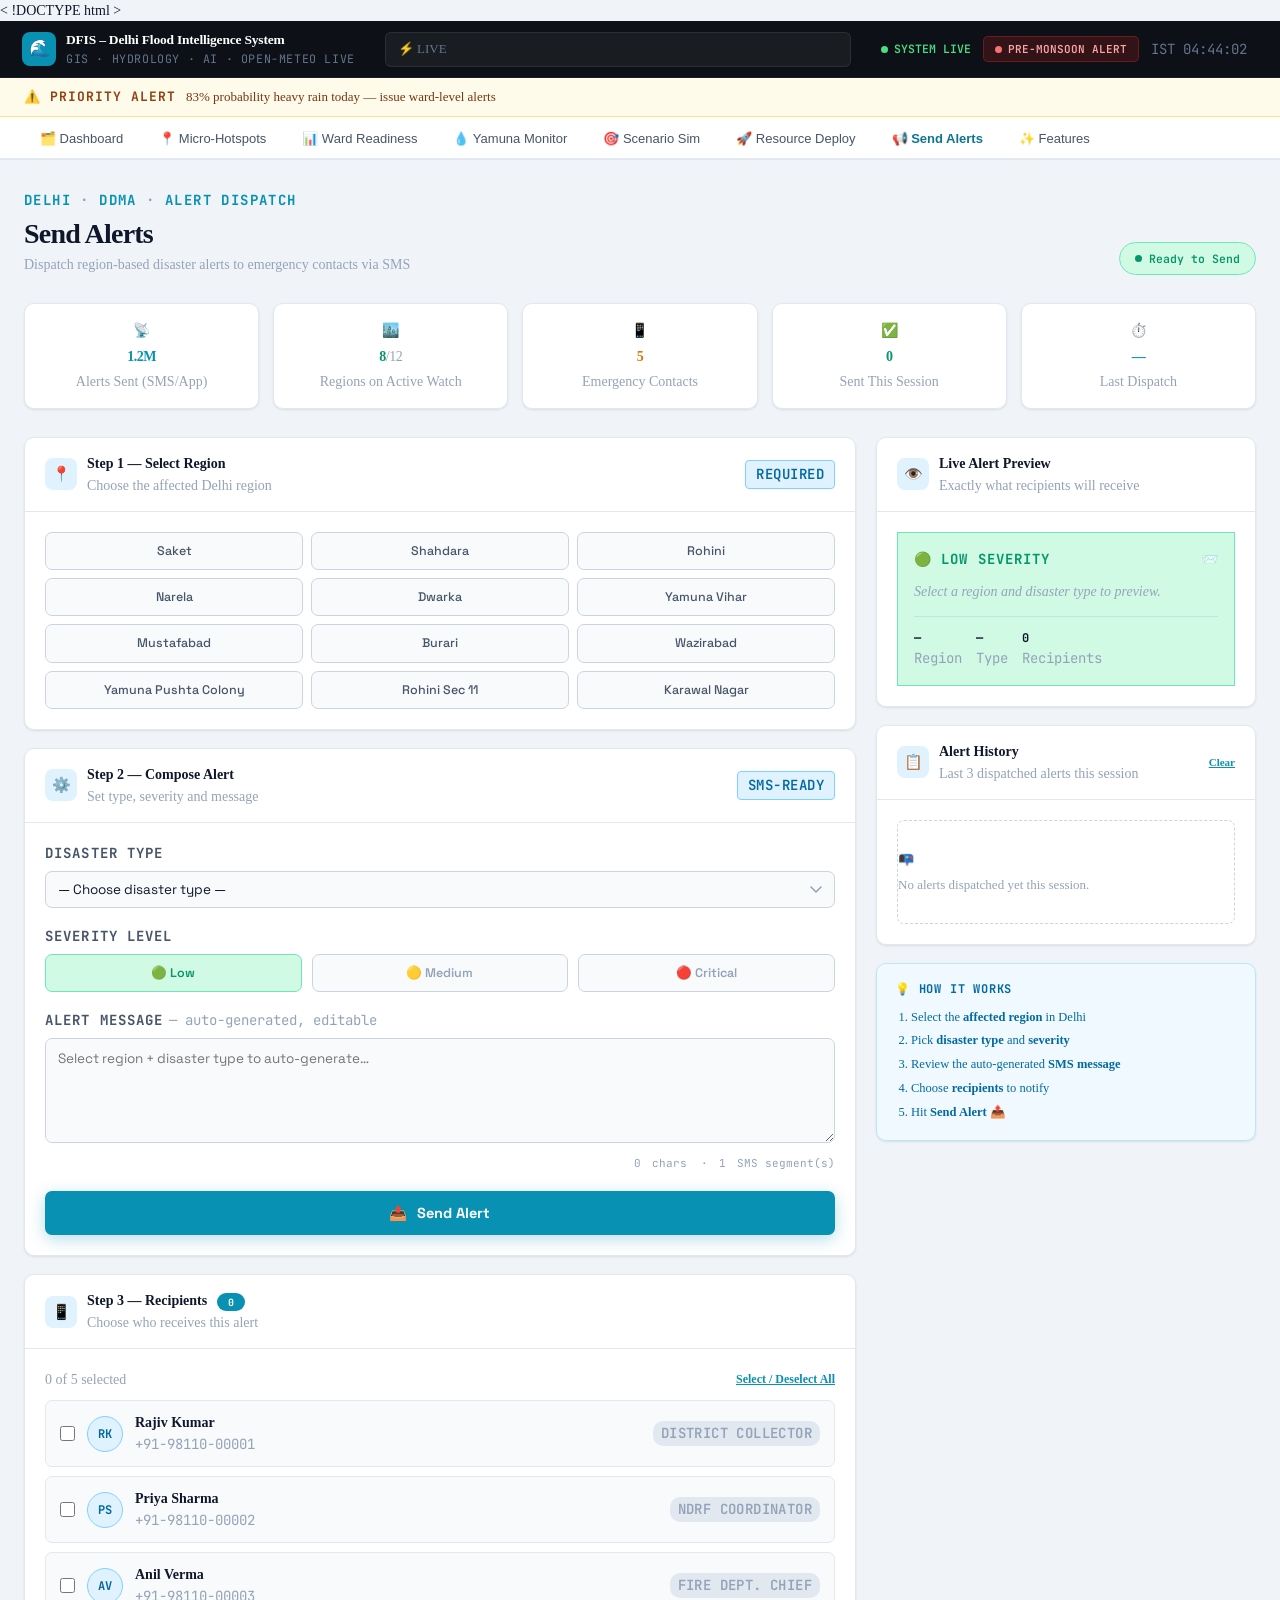
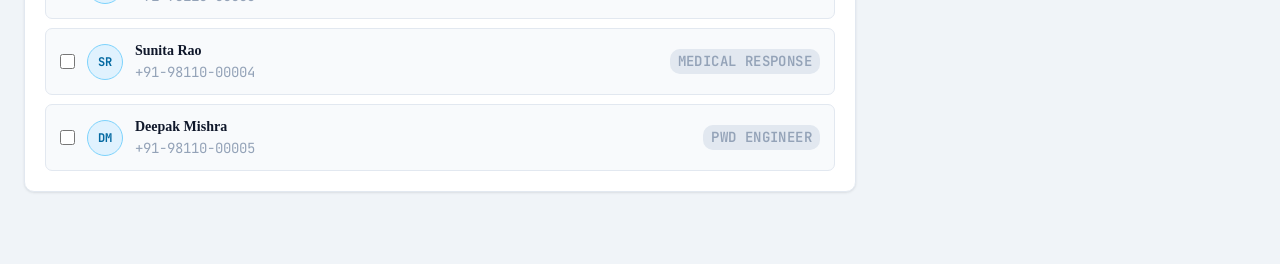
<file: send-alerts.html>
< !DOCTYPE html >
    <html lang="en">
        <head>
            <meta charset="UTF-8" />
            <meta name="viewport" content="width=device-width,initial-scale=1.0" />
            <title>DFIS – Send Alerts</title>
            <link href="https://fonts.googleapis.com/css2?family=Space+Grotesk:wght@400;500;600;700&family=JetBrains+Mono:wght@400;500;600&display=swap" rel="stylesheet" />
            <style>
/* =====================================================
                DFIS DESIGN TOKENS — matches your existing UI exactly
                ===================================================== */
                :root {
                    --bg:           #f0f4f8;
                --surface:      #ffffff;
                --surface-alt:  #f8fafc;
                --border:       #e2e8f0;
                --border-med:   #cbd5e1;
                --nav-bg:       #0d1117;
                --text-1:       #0f172a;
                --text-2:       #475569;
                --text-3:       #94a3b8;
                --teal:         #0891b2;
                --teal-dark:    #0e7490;
                --teal-bg:      #e0f2fe;
                --teal-border:  #7dd3fc;

                --low:          #059669;
                --low-bg:       #d1fae5;
                --low-border:   #6ee7b7;
                --med:          #d97706;
                --med-bg:       #fef3c7;
                --med-border:   #fcd34d;
                --crit:         #dc2626;
                --crit-bg:      #fee2e2;
                --crit-border:  #fca5a5;

                --radius:       10px;
                --radius-sm:    7px;
                --shadow-sm:    0 1px 3px rgba(15,23,42,.07), 0 1px 2px rgba(15,23,42,.04);
                --shadow:       0 4px 16px rgba(15,23,42,.09);
                --shadow-lg:    0 10px 40px rgba(15,23,42,.14);
}

                *, *::before, *::after {box - sizing: border-box; margin: 0; padding: 0; }
                html, body {height: 100%; }
                body {
                    font - family: 'Space Grotesk', sans-serif;
                background: var(--bg);
                color: var(--text-1);
                font-size: 14px;
                line-height: 1.5;
}

                /* =====================================================
                   TOPBAR — exact clone of your DFIS header
                   ===================================================== */
                .topbar {
                    background: var(--nav-bg);
                height: 56px;
                display: flex;
                align-items: center;
                padding: 0 22px;
                gap: 14px;
                position: sticky;
                top: 0;
                z-index: 200;
                border-bottom: 1px solid rgba(255,255,255,.06);
}
                .tb-logo {
                    display: flex; align-items: center; gap: 10px;
}
                .tb-logo-icon {
                    width: 34px; height: 34px;
                background: var(--teal);
                border-radius: 8px;
                display: flex; align-items: center; justify-content: center;
                font-size: 17px;
}
                .tb-logo-text strong {
                    display: block; font-size: 13.5px; font-weight: 700;
                color: #fff; letter-spacing: -0.2px;
}
                .tb-logo-text small {
                    font - size: 10px; color: #64748b;
                font-family: 'JetBrains Mono', monospace;
                letter-spacing: 0.6px;
}
                .tb-search {
                    flex: 1; max-width: 440px; margin: 0 16px;
                background: rgba(255,255,255,.05);
                border: 1px solid rgba(255,255,255,.08);
                border-radius: 6px; height: 33px;
                display: flex; align-items: center; gap: 8px;
                padding: 0 12px; color: #64748b; font-size: 13px;
}
                .tb-right {
                    margin - left: auto;
                display: flex; align-items: center; gap: 12px;
}
                .tb-badge {
                    display: flex; align-items: center; gap: 6px;
                font-size: 11.5px; font-weight: 600;
                font-family: 'JetBrains Mono', monospace;
}
                .tb-badge .dot {
                    width: 7px; height: 7px; border-radius: 50%;
                animation: pulse 1.8s ease-in-out infinite;
}
                .tb-badge.live {color: #4ade80; }
                .tb-badge.live .dot {background: #4ade80; }
                .tb-alert-pill {
                    display: flex; align-items: center; gap: 6px;
                background: rgba(220,38,38,.18);
                border: 1px solid rgba(220,38,38,.35);
                padding: 4px 11px; border-radius: 5px;
                font-size: 11px; font-weight: 600;
                font-family: 'JetBrains Mono', monospace;
                color: #fca5a5;
}
                .tb-alert-pill .dot {background: #f87171; }
                .tb-time {
                    font - size: 11.5px; font-family: 'JetBrains Mono', monospace;
                color: #64748b;
}
                @keyframes pulse {0 %, 100 % { opacity: 1 }50%{opacity:.35} }

                /* =====================================================
                   PRIORITY BANNER
                   ===================================================== */
                .priority-banner {
                    background: #fffbeb;
                border-bottom: 1px solid #fde68a;
                padding: 9px 24px;
                display: flex; align-items: center; gap: 10px;
                font-size: 13px;
}
                .priority-banner .label {
                    font - size: 10.5px; font-weight: 700;
                font-family: 'JetBrains Mono', monospace;
                text-transform: uppercase; letter-spacing: 1px;
                color: #92400e;
}
                .priority-banner span {color: #78350f; }

                /* =====================================================
                   NAV TABS — exact match to your nav
                   ===================================================== */
                .nav-tabs {
                    background: #fff;
                border-bottom: 2px solid var(--border);
                display: flex; padding: 0 22px; gap: 0;
                overflow-x: auto;
}
                .nav-tabs::-webkit-scrollbar {display: none; }
                .nav-tab {
                    display: flex; align-items: center; gap: 6px;
                padding: 14px 18px 12px;
                font-size: 13px; font-weight: 500;
                color: var(--text-2);
                border: none; background: none;
                border-bottom: 2.5px solid transparent;
                margin-bottom: -2px;
                white-space: nowrap; cursor: pointer;
                transition: color .18s, border-color .18s;
}
                .nav-tab:hover {color: var(--text-1); }
                .nav-tab.active {
                    color: var(--teal-dark);
                border-bottom-color: var(--teal);
                font-weight: 700;
}

                /* =====================================================
                   PAGE WRAPPER
                   ===================================================== */
                .page {
                    max - width: 1320px;
                margin: 0 auto;
                padding: 30px 24px 72px;
}

                /* =====================================================
                   PAGE HEADER
                   ===================================================== */
                .page-breadcrumb {
                    font - size: 11px; font-weight: 700;
                font-family: 'JetBrains Mono', monospace;
                text-transform: uppercase; letter-spacing: 1.4px;
                color: var(--teal); margin-bottom: 8px;
}
                .page-breadcrumb .sep {color: var(--text-3); }
                .page-header-row {
                    display: flex; align-items: flex-end;
                justify-content: space-between;
                flex-wrap: wrap; gap: 14px;
                margin-bottom: 28px;
}
                .page-title {
                    font - size: 33px; font-weight: 700;
                letter-spacing: -0.8px; color: var(--text-1);
                margin-bottom: 5px; line-height: 1.1;
}
                .page-sub {font - size: 13px; color: var(--text-3); }

                /* Status pill */
                .status-pill {
                    display: inline-flex; align-items: center; gap: 7px;
                padding: 7px 15px; border-radius: 20px;
                font-size: 11.5px; font-weight: 600;
                font-family: 'JetBrains Mono', monospace;
                border: 1px solid; transition: all .25s;
                white-space: nowrap;
}
                .status-pill .sdot {
                    width: 7px; height: 7px; border-radius: 50%;
                background: currentColor;
}
                .sdot-blink {animation: pulse 1.5s ease-in-out infinite; }
                .pill-ready   {background: var(--low-bg);  border-color: var(--low-border); color: var(--low); }
                .pill-sending {background: var(--teal-bg); border-color: var(--teal-border); color: #0369a1; }
                .pill-sent    {background: var(--low-bg);  border-color: var(--low-border); color: var(--low); }
                .pill-error   {background: var(--crit-bg); border-color: var(--crit-border); color: var(--crit); }

                /* =====================================================
                   STAT CARDS ROW — cloned from Resource Deploy cards
                   ===================================================== */
                .stats-row {
                    display: grid;
                grid-template-columns: repeat(5, 1fr);
                gap: 14px; margin-bottom: 28px;
}
                @media(max-width:1100px){ .stats - row{grid - template - columns: repeat(3,1fr); } }
                @media(max-width:680px) { .stats - row{grid - template - columns: repeat(2,1fr); } }

                .stat-card {
                    background: var(--surface);
                border: 1px solid var(--border);
                border-radius: var(--radius);
                padding: 20px 16px 16px;
                text-align: center;
                box-shadow: var(--shadow-sm);
                transition: box-shadow .2s, transform .15s;
}
                .stat-card:hover {
                    box - shadow: var(--shadow);
                transform: translateY(-2px);
}
                .stat-icon {font - size: 30px; line-height: 1; margin-bottom: 8px; }
                .stat-num {
                    font - size: 24px; font-weight: 700;
                letter-spacing: -0.5px;
}
                .stat-num .denom {font - size: 16px; font-weight: 500; color: var(--text-3); }
                .stat-num.c-green  {color: var(--low); }
                .stat-num.c-orange {color: var(--med); }
                .stat-num.c-red    {color: var(--crit); }
                .stat-num.c-teal   {color: var(--teal); }
                .stat-label {font - size: 11.5px; color: var(--text-3); margin-top: 5px; line-height: 1.4; }

                /* =====================================================
                   MAIN GRID
                   ===================================================== */
                .main-grid {
                    display: grid;
                grid-template-columns: 1fr 380px;
                gap: 20px; align-items: start;
}
                @media(max-width:1060px) { .main - grid {grid - template - columns: 1fr; } }
                .col {display: flex; flex-direction: column; gap: 18px; }

                /* =====================================================
                   CARD — same card pattern as your dashboard
                   ===================================================== */
                .card {
                    background: var(--surface);
                border: 1px solid var(--border);
                border-radius: var(--radius);
                box-shadow: var(--shadow-sm);
                overflow: hidden;
}
                .card-head {
                    padding: 15px 20px;
                border-bottom: 1px solid var(--border);
                display: flex; align-items: center;
                justify-content: space-between; gap: 10px;
}
                .card-head-left {display: flex; align-items: center; gap: 10px; }
                .card-head-icon {
                    width: 32px; height: 32px;
                background: var(--teal-bg);
                border-radius: 8px;
                display: flex; align-items: center;
                justify-content: center; font-size: 15px;
                flex-shrink: 0;
}
                .card-head-icon.icon-warn {background: var(--crit-bg); }
                .card-title {font - size: 14px; font-weight: 700; color: var(--text-1); }
                .card-sub   {font - size: 11.5px; color: var(--text-3); margin-top: 1px; }
                .card-tag {
                    font - size: 10px; font-weight: 600;
                font-family: 'JetBrains Mono', monospace;
                padding: 3px 10px; border-radius: 4px;
                text-transform: uppercase; letter-spacing: 0.5px;
                background: var(--teal-bg); color: #0369a1;
                border: 1px solid var(--teal-border);
}
                .card-body {padding: 20px; }

                /* =====================================================
                   FORM
                   ===================================================== */
                .form-row {display: grid; grid-template-columns:1fr 1fr; gap:16px; }
                @media(max-width:560px){ .form - row {grid - template - columns:1fr; } }

                .form-group {display:flex; flex-direction:column; gap:7px; margin-bottom:18px; }
                .form-group:last-child {margin - bottom:0; }

                .f-label {
                    font - size: 11px; font-weight: 700;
                text-transform: uppercase; letter-spacing: 1.1px;
                color: var(--text-2);
                font-family: 'JetBrains Mono', monospace;
                display: flex; align-items: center; gap: 6px;
}
                .f-label-note {
                    font - size: 10px; text-transform: none;
                letter-spacing: 0; font-weight: 400;
                color: var(--text-3);
}

                .f-select, .f-textarea {
                    width: 100%;
                background: var(--surface-alt);
                border: 1px solid var(--border-med);
                border-radius: var(--radius-sm);
                color: var(--text-1);
                font-family: 'Space Grotesk', sans-serif;
                font-size: 13.5px; padding: 9px 12px;
                outline: none;
                transition: border-color .2s, box-shadow .2s, background .15s;
}
                .f-select {
                    appearance:none; -webkit-appearance:none;
                background-image: url("data:image/svg+xml,%3Csvg xmlns='http://www.w3.org/2000/svg' width='12' height='7' fill='none'%3E%3Cpath d='M1 1l5 5 5-5' stroke='%2394a3b8' stroke-width='1.5' stroke-linecap='round' stroke-linejoin='round'/%3E%3C/svg%3E");
                background-repeat: no-repeat;
                background-position: right 12px center;
                padding-right: 34px; cursor: pointer;
}
                .f-select option {background: #fff; }
                .f-textarea {resize: vertical; min-height: 105px; line-height: 1.7; }
                .f-select:focus, .f-textarea:focus {
                    border - color: var(--teal);
                background: #fff;
                box-shadow: 0 0 0 3px rgba(8,145,178,.12);
}

                /* Region cards grid */
                .region-grid {
                    display: grid;
                grid-template-columns: repeat(3, 1fr);
                gap: 8px;
}
                @media(max-width:560px){ .region - grid {grid - template - columns: repeat(2,1fr); } }

                .region-btn {
                    padding: 10px 8px;
                border: 1.5px solid var(--border-med);
                border-radius: var(--radius-sm);
                background: var(--surface-alt);
                color: var(--text-2);
                font-family: 'Space Grotesk', sans-serif;
                font-size: 12.5px; font-weight: 500;
                cursor: pointer; text-align: center;
                transition: all .18s; line-height: 1.3;
}
                .region-btn:hover {border - color: var(--teal); color: var(--text-1); background: var(--teal-bg); }
                .region-btn.active {
                    border - color: var(--teal); background: var(--teal-bg);
                color: var(--teal-dark); font-weight: 700;
                box-shadow: 0 0 0 2px rgba(8,145,178,.15);
}

                /* Severity row */
                .sev-row {display: grid; grid-template-columns: 1fr 1fr 1fr; gap: 10px; }
                .sev-btn {
                    padding: 10px 6px;
                border: 1.5px solid var(--border-med);
                border-radius: var(--radius-sm);
                background: var(--surface-alt);
                color: var(--text-3);
                font-family: 'Space Grotesk', sans-serif;
                font-size: 12.5px; font-weight: 600;
                cursor: pointer; text-align: center;
                transition: all .18s;
}
                .sev-btn:hover {border - color: var(--text-3); color: var(--text-1); background: #fff; }
                .sev-btn.sev-low  {background: var(--low-bg);  border-color: var(--low-border);  color: var(--low); }
                .sev-btn.sev-med  {background: var(--med-bg);  border-color: var(--med-border);  color: var(--med); }
                .sev-btn.sev-crit {background: var(--crit-bg); border-color: var(--crit-border); color: var(--crit); }

                /* Char count */
                .char-row {
                    display: flex; justify-content: flex-end;
                margin-top: 5px; gap: 4px;
                font-size: 11px; color: var(--text-3);
                font-family: 'JetBrains Mono', monospace;
}

                /* =====================================================
                   PHONE CONTACTS
                   ===================================================== */
                .contacts-toolbar {
                    display: flex; justify-content: space-between;
                align-items: center; margin-bottom: 10px;
}
                .contacts-info {font - size: 12px; color: var(--text-3); }
                .link-btn {
                    background: none; border: none;
                color: var(--teal); font-size: 12px; font-weight: 600;
                cursor: pointer; text-decoration: underline;
                font-family: inherit; padding: 0;
}
                .contacts-list {display: flex; flex-direction: column; gap: 9px; }

                .contact-item {
                    display: flex; align-items: center; gap: 12px;
                padding: 11px 14px;
                border: 1.5px solid var(--border);
                border-radius: var(--radius-sm);
                background: var(--surface-alt);
                cursor: pointer;
                transition: border-color .18s, background .18s, box-shadow .18s;
                user-select: none;
}
                .contact-item:hover  {border - color: var(--teal); background: var(--teal-bg); }
                .contact-item.picked {border - color: var(--teal); background: var(--teal-bg); box-shadow: 0 0 0 2.5px rgba(8,145,178,.12); }
                .contact-item input[type=checkbox] {
                    width: 15px; height: 15px;
                accent-color: var(--teal); cursor: pointer; flex-shrink: 0;
}
                .c-avatar {
                    width: 34px; height: 34px; border-radius: 50%;
                background: var(--teal-bg); border: 1.5px solid var(--teal-border);
                display: flex; align-items: center; justify-content: center;
                font-size: 12px; font-weight: 700; flex-shrink: 0;
                color: #0369a1; font-family: 'JetBrains Mono', monospace;
}
                .c-info {flex: 1; min-width: 0; }
                .c-name {font - size: 13px; font-weight: 600; color: var(--text-1); }
                .c-num  {font - size: 11px; color: var(--text-3); font-family: 'JetBrains Mono', monospace; margin-top: 1px; }
                .c-role {
                    font - size: 10px; font-weight: 600;
                font-family: 'JetBrains Mono', monospace;
                padding: 2px 8px; border-radius: 10px;
                background: var(--border); color: var(--text-3);
                text-transform: uppercase; letter-spacing: 0.4px;
                white-space: nowrap; flex-shrink: 0;
}
                .contact-item.picked .c-role {background: #bae6fd; color: #0369a1; }

                /* badge on title */
                .count-badge {
                    display: inline-flex; align-items: center; justify-content: center;
                min-width: 18px; height: 18px; border-radius: 9px;
                background: var(--teal); color: #fff;
                font-size: 10px; font-weight: 700; padding: 0 5px;
                font-family: 'JetBrains Mono', monospace;
                margin-left: 6px; vertical-align: middle;
                transition: background .2s;
}

                /* =====================================================
                   SEND BUTTON
                   ===================================================== */
                .send-btn {
                    width: 100%; padding: 13px 20px;
                border: none; border-radius: var(--radius-sm);
                background: var(--teal); color: #fff;
                font-family: 'Space Grotesk', sans-serif;
                font-size: 14.5px; font-weight: 700;
                cursor: pointer;
                display: flex; align-items: center; justify-content: center; gap: 9px;
                transition: background .18s, transform .12s, box-shadow .18s, opacity .18s;
                box-shadow: 0 4px 16px rgba(8,145,178,.30);
                margin-top: 20px; letter-spacing: 0.1px;
}
                .send-btn:hover:not(:disabled)  {background: var(--teal-dark); transform: translateY(-1px); box-shadow: 0 6px 22px rgba(8,145,178,.40); }
                .send-btn:active:not(:disabled) {transform: none; }
                .send-btn:disabled {opacity: .5; cursor: not-allowed; transform: none; }
                .send-btn.btn-med  {background: var(--med);  box-shadow: 0 4px 16px rgba(217,119,6,.28); }
                .send-btn.btn-med:hover:not(:disabled)  {background: #b45309; }
                .send-btn.btn-crit {background: var(--crit); box-shadow: 0 4px 16px rgba(220,38,38,.28); }
                .send-btn.btn-crit:hover:not(:disabled) {background: #b91c1c; }

                /* =====================================================
                   PREVIEW
                   ===================================================== */
                .preview-box {
                    border - radius: var(--radius-sm);
                padding: 16px; border: 1.5px solid;
                transition: all .25s;
}
                .preview-box.p-low  {background: var(--low-bg);  border-color: var(--low-border); }
                .preview-box.p-med  {background: var(--med-bg);  border-color: var(--med-border); }
                .preview-box.p-crit {background: var(--crit-bg); border-color: var(--crit-border); }

                .preview-top {
                    display: flex; justify-content: space-between;
                align-items: center; margin-bottom: 10px;
}
                .preview-sev-label {
                    font - size: 10px; font-weight: 700;
                text-transform: uppercase; letter-spacing: 1.1px;
                font-family: 'JetBrains Mono', monospace;
}
                .preview-box.p-low  .preview-sev-label {color: var(--low); }
                .preview-box.p-med  .preview-sev-label {color: var(--med); }
                .preview-box.p-crit .preview-sev-label {color: var(--crit); }

                .preview-msg {font - size: 13px; line-height: 1.7; color: var(--text-1); word-break: break-word; }
                .preview-footer {
                    display: flex; gap: 14px; flex-wrap: wrap;
                margin-top: 12px; padding-top: 12px;
                border-top: 1px solid rgba(15,23,42,.08);
}
                .pf-item {font - size: 11px; font-family: 'JetBrains Mono', monospace; color: var(--text-3); }
                .pf-item strong {display: block; color: var(--text-1); font-size: 12px; margin-bottom: 1px; }

                /* =====================================================
                   HISTORY
                   ===================================================== */
                .history-list {display: flex; flex-direction: column; gap: 10px; }
                .history-item {
                    display: flex; gap: 12px; padding: 12px 14px;
                border: 1px solid var(--border);
                border-radius: var(--radius-sm);
                background: var(--surface-alt);
                transition: border-color .18s, background .18s;
}
                .history-item:hover {border - color: var(--border-med); background: #fff; }
                .h-icon {
                    width: 34px; height: 34px; border-radius: 8px;
                display: flex; align-items: center; justify-content: center;
                font-size: 16px; flex-shrink: 0;
}
                .h-icon.i-low  {background: var(--low-bg); }
                .h-icon.i-med  {background: var(--med-bg); }
                .h-icon.i-crit {background: var(--crit-bg); }
                .h-body {flex: 1; min-width: 0; }
                .h-top {display: flex; justify-content: space-between; align-items: flex-start; gap: 8px; }
                .h-title {font - size: 13px; font-weight: 600; color: var(--text-1); }
                .h-time  {font - size: 10px; color: var(--text-3); font-family: 'JetBrains Mono', monospace; white-space: nowrap; flex-shrink: 0; }
                .h-msg   {font - size: 12px; color: var(--text-3); margin-top: 3px; overflow: hidden; text-overflow: ellipsis; white-space: nowrap; }
                .h-tags  {display: flex; gap: 5px; margin-top: 7px; flex-wrap: wrap; }
                .htag {
                    font - size: 10px; font-weight: 600;
                font-family: 'JetBrains Mono', monospace;
                padding: 2px 7px; border-radius: 10px;
                text-transform: uppercase; letter-spacing: 0.4px;
}
                .htag.t-low  {background: var(--low-bg);  color: var(--low);  border: 1px solid var(--low-border); }
                .htag.t-med  {background: var(--med-bg);  color: var(--med);  border: 1px solid var(--med-border); }
                .htag.t-crit {background: var(--crit-bg); color: var(--crit); border: 1px solid var(--crit-border); }
                .htag.t-info {background: var(--teal-bg); color: #0369a1;     border: 1px solid var(--teal-border); }
                .history-empty {
                    text - align: center; padding: 28px 0;
                border: 1px dashed var(--border-med);
                border-radius: var(--radius-sm);
                color: var(--text-3); font-size: 13px;
}
                .history-empty .ei {font - size: 26px; display: block; margin-bottom: 7px; }

                /* =====================================================
                   TOAST
                   ===================================================== */
                #toast {
                    position: fixed; bottom: 22px; right: 22px;
                padding: 12px 18px; border-radius: var(--radius-sm);
                font-size: 13px; font-weight: 600;
                display: flex; align-items: center; gap: 9px;
                box-shadow: var(--shadow-lg);
                transform: translateY(16px); opacity: 0;
                transition: all .3s cubic-bezier(.34,1.56,.64,1);
                pointer-events: none; z-index: 9999;
                max-width: 340px; border: 1px solid;
}
                #toast.show {transform: translateY(0); opacity: 1; }
                #toast.ok  {background: #fff; border-color: var(--low-border);  color: var(--low); }
                #toast.err {background: #fff; border-color: var(--crit-border); color: var(--crit); }

                @media(max-width:600px) {
  .page {padding: 18px 14px 52px; }
                .page-title {font - size: 25px; }
                .tb-logo-text, .tb-search {display: none; }
}
            </style>
        </head>
        <body>

            <!-- ==================== TOPBAR ==================== -->
            <div class="topbar">
                <div class="tb-logo">
                    <div class="tb-logo-icon">🌊</div>
                    <div class="tb-logo-text">
                        <strong>DFIS – Delhi Flood Intelligence System</strong>
                        <small>GIS · HYDROLOGY · AI · OPEN-METEO LIVE</small>
                    </div>
                </div>
                <div class="tb-search">⚡ LIVE</div>
                <div class="tb-right">
                    <div class="tb-badge live"><span class="dot"></span> SYSTEM LIVE</div>
                    <div class="tb-alert-pill tb-badge"><span class="dot"></span> PRE-MONSOON ALERT</div>
                    <div class="tb-time" id="clock">IST 00:00:00</div>
                </div>
            </div>

            <!-- ==================== PRIORITY BANNER ==================== -->
            <div class="priority-banner">
                ⚠️ <span class="label">Priority Alert</span>
                <span>83% probability heavy rain today — issue ward-level alerts</span>
            </div>

            <!-- ==================== NAV TABS ==================== -->
            <nav class="nav-tabs">
                <button class="nav-tab">🗂️ Dashboard</button>
                <button class="nav-tab">📍 Micro-Hotspots</button>
                <button class="nav-tab">📊 Ward Readiness</button>
                <button class="nav-tab">💧 Yamuna Monitor</button>
                <button class="nav-tab">🎯 Scenario Sim</button>
                <button class="nav-tab">🚀 Resource Deploy</button>
                <button class="nav-tab active">📢 Send Alerts</button>
                <button class="nav-tab">✨ Features</button>
            </nav>

            <!-- ==================== PAGE ==================== -->
            <main class="page">

                <!-- Header -->
                <div class="page-breadcrumb">
                    DELHI <span class="sep">·</span> DDMA <span class="sep">·</span> ALERT DISPATCH
                </div>
                <div class="page-header-row">
                    <div>
                        <h1 class="page-title">Send Alerts</h1>
                        <p class="page-sub">Dispatch region-based disaster alerts to emergency contacts via SMS</p>
                    </div>
                    <div class="status-pill pill-ready" id="statusPill">
                        <span class="sdot sdot-blink"></span>
                        <span id="statusText">Ready to Send</span>
                    </div>
                </div>

                <!-- Stats row — mirrors Resource Deploy resource counters -->
                <div class="stats-row">
                    <div class="stat-card">
                        <div class="stat-icon">📡</div>
                        <div class="stat-num c-teal">1.2M</div>
                        <div class="stat-label">Alerts Sent (SMS/App)</div>
                    </div>
                    <div class="stat-card">
                        <div class="stat-icon">🏙️</div>
                        <div class="stat-num c-green">8<span class="denom">/12</span></div>
                        <div class="stat-label">Regions on Active Watch</div>
                    </div>
                    <div class="stat-card">
                        <div class="stat-icon">📱</div>
                        <div class="stat-num c-orange">5</div>
                        <div class="stat-label">Emergency Contacts</div>
                    </div>
                    <div class="stat-card">
                        <div class="stat-icon">✅</div>
                        <div class="stat-num c-green" id="sentCount">0</div>
                        <div class="stat-label">Sent This Session</div>
                    </div>
                    <div class="stat-card">
                        <div class="stat-icon">⏱️</div>
                        <div class="stat-num c-teal" id="lastSentEl">—</div>
                        <div class="stat-label">Last Dispatch</div>
                    </div>
                </div>

                <!-- Main grid -->
                <div class="main-grid">

                    <!-- ======= LEFT COLUMN ======= -->
                    <div class="col">

                        <!-- STEP 1: Select Region -->
                        <div class="card">
                            <div class="card-head">
                                <div class="card-head-left">
                                    <div class="card-head-icon">📍</div>
                                    <div>
                                        <div class="card-title">Step 1 — Select Region</div>
                                        <div class="card-sub">Choose the affected Delhi region</div>
                                    </div>
                                </div>
                                <span class="card-tag">REQUIRED</span>
                            </div>
                            <div class="card-body">
                                <div class="region-grid" id="regionGrid">
                                    <!-- Rendered by JS -->
                                </div>
                            </div>
                        </div>

                        <!-- STEP 2: Compose Alert -->
                        <div class="card">
                            <div class="card-head">
                                <div class="card-head-left">
                                    <div class="card-head-icon">⚙️</div>
                                    <div>
                                        <div class="card-title">Step 2 — Compose Alert</div>
                                        <div class="card-sub">Set type, severity and message</div>
                                    </div>
                                </div>
                                <span class="card-tag">SMS-READY</span>
                            </div>
                            <div class="card-body">

                                <!-- Disaster type -->
                                <div class="form-group">
                                    <label class="f-label">Disaster Type</label>
                                    <select class="f-select" id="disasterType" onchange="onFormChange()">
                                        <option value="">— Choose disaster type —</option>
                                        <option value="Flood">🌊 Flood</option>
                                        <option value="Earthquake">🪨 Earthquake</option>
                                        <option value="Heatwave">🌡️ Heatwave</option>
                                        <option value="Storm">⛈️ Storm</option>
                                        <option value="Landslide">⛰️ Landslide</option>
                                    </select>
                                </div>

                                <!-- Severity -->
                                <div class="form-group">
                                    <label class="f-label">Severity Level</label>
                                    <div class="sev-row">
                                        <button class="sev-btn sev-low" data-sev="low" onclick="setSev('low')">🟢 Low</button>
                                        <button class="sev-btn" data-sev="med" onclick="setSev('med')">🟡 Medium</button>
                                        <button class="sev-btn" data-sev="crit" onclick="setSev('crit')">🔴 Critical</button>
                                    </div>
                                </div>

                                <!-- Alert message -->
                                <div class="form-group">
                                    <label class="f-label">
                                        Alert Message
                                        <span class="f-label-note">— auto-generated, editable</span>
                                    </label>
                                    <textarea class="f-textarea" id="alertMsg"
                                        placeholder="Select region + disaster type to auto-generate…"
                                        oninput="updatePreview()"></textarea>
                                    <div class="char-row">
                                        <span id="charCount">0</span>&nbsp;chars
                                        &nbsp;·&nbsp;
                                        <span id="smsCount">1</span>&nbsp;SMS segment(s)
                                    </div>
                                </div>

                                <!-- Send button -->
                                <button class="send-btn" id="sendBtn" onclick="sendAlert()">
                                    <span>📤</span> Send Alert
                                </button>
                            </div>
                        </div>

                        <!-- STEP 3: Recipients -->
                        <div class="card">
                            <div class="card-head">
                                <div class="card-head-left">
                                    <div class="card-head-icon">📱</div>
                                    <div>
                                        <div class="card-title">
                                            Step 3 — Recipients
                                            <span class="count-badge" id="recipBadge">0</span>
                                        </div>
                                        <div class="card-sub">Choose who receives this alert</div>
                                    </div>
                                </div>
                            </div>
                            <div class="card-body">
                                <div class="contacts-toolbar">
                                    <span class="contacts-info" id="recipInfo">0 of 5 selected</span>
                                    <button class="link-btn" onclick="toggleAll()">Select / Deselect All</button>
                                </div>
                                <div class="contacts-list" id="contactsList">
                                    <!-- Rendered by JS -->
                                </div>
                            </div>
                        </div>

                    </div><!-- /left col -->

                    <!-- ======= RIGHT COLUMN ======= -->
                    <div class="col">

                        <!-- Live Preview -->
                        <div class="card">
                            <div class="card-head">
                                <div class="card-head-left">
                                    <div class="card-head-icon">👁️</div>
                                    <div>
                                        <div class="card-title">Live Alert Preview</div>
                                        <div class="card-sub">Exactly what recipients will receive</div>
                                    </div>
                                </div>
                            </div>
                            <div class="card-body">
                                <div class="preview-box p-low" id="previewBox">
                                    <div class="preview-top">
                                        <span class="preview-sev-label" id="prevSevLabel">🟢 LOW SEVERITY</span>
                                        <span style="font-size:14px;opacity:.5;">📨</span>
                                    </div>
                                    <div class="preview-msg" id="prevMsg">
                                        <em style="color:#94a3b8;">Select a region and disaster type to preview your alert message here.</em>
                                    </div>
                                    <div class="preview-footer">
                                        <div class="pf-item"><strong id="pfRegion">—</strong>Region</div>
                                        <div class="pf-item"><strong id="pfType">—</strong>Type</div>
                                        <div class="pf-item"><strong id="pfRecip">0</strong>Recipients</div>
                                    </div>
                                </div>
                            </div>
                        </div>

                        <!-- Alert History -->
                        <div class="card">
                            <div class="card-head">
                                <div class="card-head-left">
                                    <div class="card-head-icon">📋</div>
                                    <div>
                                        <div class="card-title">Alert History</div>
                                        <div class="card-sub">Last 3 dispatched alerts this session</div>
                                    </div>
                                </div>
                                <button class="link-btn" style="font-size:11px;" onclick="clearHistory()">Clear</button>
                            </div>
                            <div class="card-body">
                                <div class="history-list" id="historyList">
                                    <div class="history-empty">
                                        <span class="ei">📭</span>
                                        No alerts dispatched yet this session.
                                    </div>
                                </div>
                            </div>
                        </div>

                        <!-- Quick-send tip card -->
                        <div class="card" style="border-color:#bae6fd;background:#f0f9ff;">
                            <div class="card-body" style="padding:16px 18px;">
                                <div style="font-size:12px;font-weight:700;color:#0369a1;font-family:'JetBrains Mono',monospace;text-transform:uppercase;letter-spacing:.8px;margin-bottom:8px;">💡 How It Works</div>
                                <ol style="font-size:12.5px;color:#0369a1;padding-left:16px;line-height:1.9;">
                                    <li>Select the <strong>affected region</strong> in Delhi</li>
                                    <li>Pick <strong>disaster type</strong> and <strong>severity</strong></li>
                                    <li>Review the auto-generated <strong>SMS message</strong></li>
                                    <li>Choose <strong>recipients</strong> to notify</li>
                                    <li>Hit <strong>Send Alert</strong> 📤</li>
                                </ol>
                            </div>
                        </div>

                    </div><!-- /right col -->
                </div>
            </main>

            <div id="toast"></div>

            <!-- ==================== JAVASCRIPT ==================== -->
            <script>
/* =====================================================
                CONFIGURATION
                ===================================================== */

                // Edit regions here — these appear as clickable buttons
                const REGIONS = [
                'Saket', 'Shahdara', 'Rohini', 'Narela', 'Dwarka',
                'Yamuna Vihar', 'Mustafabad', 'Burari', 'Wazirabad',
                'Yamuna Pushta Colony', 'Rohini Sec 11', 'Karawal Nagar'
                ];

                // Edit phone numbers here
                const CONTACTS = [
                {id:'c1', name:'Rajiv Kumar',   num:'+91-98110-00001', role:'District Collector', init:'RK' },
                {id:'c2', name:'Priya Sharma',  num:'+91-98110-00002', role:'NDRF Coordinator',   init:'PS' },
                {id:'c3', name:'Anil Verma',    num:'+91-98110-00003', role:'Fire Dept. Chief',   init:'AV' },
                {id:'c4', name:'Sunita Rao',    num:'+91-98110-00004', role:'Medical Response',   init:'SR' },
                {id:'c5', name:'Deepak Mishra', num:'+91-98110-00005', role:'PWD Engineer',       init:'DM' },
                ];

                // Auto-message templates per disaster
                const TEMPLATES = {
                    Flood:      (r, s) => `⚠️ ${s.toUpperCase()} FLOOD ALERT: Rising water levels detected in ${r}. Evacuate low-lying areas immediately. Move to nearest relief camp. Do NOT cross waterlogged roads. DDMA Helpline: 1077.`,
  Earthquake: (r, s) => `⚠️ ${s.toUpperCase()} EARTHQUAKE ALERT: Seismic activity near ${r}. DROP, COVER, HOLD ON. Stay away from windows and walls. Evacuate to open ground. Do not use elevators. Helpline: 1078.`,
  Heatwave:   (r, s) => `⚠️ ${s.toUpperCase()} HEATWAVE ALERT: Extreme heat warning for ${r}. Avoid outdoor activity 11AM–4PM. Stay hydrated. Check on elderly neighbours. ORS at community health centres. Helpline: 104.`,
  Storm:      (r, s) => `⚠️ ${s.toUpperCase()} STORM ALERT: Severe storm approaching ${r}. Secure loose objects. Stay indoors. Avoid flooded underpasses. Emergency teams on standby. Helpline: 1077.`,
  Landslide:  (r, s) => `⚠️ ${s.toUpperCase()} LANDSLIDE ALERT: Ground movement risk in ${r}. Vacate slopes and embankments immediately. Do not cross flooded streams. Contact evacuation team. Helpline: 1078.`,
};

                const SEV_LABELS = {
                    low:  '🟢 LOW SEVERITY',
                med:  '🟡 MEDIUM SEVERITY',
                crit: '🔴 CRITICAL ALERT',
};

                const SEV_ICONS = {low:'🌿', med:'⚠️', crit:'🚨' };

                /* =====================================================
                   STATE
                   ===================================================== */
                let currentRegion = '';
                let currentSev    = 'low';
                let history       = [];
                let sentCount     = 0;
                let isSending     = false;
                let toastTimer;

/* =====================================================
   BOOT
   ===================================================== */
document.addEventListener('DOMContentLoaded', () => {
                    renderRegions();
                renderContacts();
                updatePreview();
                refreshSendBtn();
                startClock();
});

                /* Live clock */
                function startClock() {
  const el = document.getElementById('clock');
  const tick = () => {
    const t = new Date().toLocaleTimeString('en-IN', {hour:'2-digit', minute:'2-digit', second:'2-digit', hour12:false });
                el.textContent = `IST ${t}`;
  };
                tick();
                setInterval(tick, 1000);
}

                /* =====================================================
                   REGION BUTTONS
                   ===================================================== */
                function renderRegions() {
                    document.getElementById('regionGrid').innerHTML = REGIONS.map(r => `
    <button class="region-btn${currentRegion === r ? ' active' : ''}"
            onclick="selectRegion('${r}')">${r}</button>
  `).join('');
}

                function selectRegion(r) {
                    currentRegion = r;
                renderRegions();
                onFormChange();
}

                /* =====================================================
                   CONTACTS
                   ===================================================== */
                function renderContacts() {
                    document.getElementById('contactsList').innerHTML = CONTACTS.map(c => `
    <label class="contact-item" id="ci-${c.id}" for="chk-${c.id}">
      <input type="checkbox" id="chk-${c.id}" value="${c.id}"
             onchange="onCheck('${c.id}')">
      <div class="c-avatar">${c.init}</div>
      <div class="c-info">
        <div class="c-name">${c.name}</div>
        <div class="c-num">${c.num}</div>
      </div>
      <span class="c-role">${c.role}</span>
    </label>
  `).join('');
}

                function onCheck(id) {
  const chk  = document.getElementById(`chk-${id}`);
                const item = document.getElementById(`ci-${id}`);
                item.classList.toggle('picked', chk.checked);
                refreshRecipCounts();
                updatePreview();
}

                function toggleAll() {
  const boxes = document.querySelectorAll('#contactsList input[type=checkbox]');
  const anyOff = [...boxes].some(b => !b.checked);
  boxes.forEach(b => {
                    b.checked = anyOff;
                document.getElementById(`ci-${b.value}`).classList.toggle('picked', anyOff);
  });
                refreshRecipCounts();
                updatePreview();
}

                function getSelected() {
  return [...document.querySelectorAll('#contactsList input:checked')]
    .map(b => CONTACTS.find(c => c.id === b.value)).filter(Boolean);
}

                function refreshRecipCounts() {
  const n = getSelected().length;
                document.getElementById('recipBadge').textContent = n;
                document.getElementById('recipInfo').textContent  = `${n} of ${CONTACTS.length} selected`;
                document.getElementById('pfRecip').textContent    = n;
}

                /* =====================================================
                   SEVERITY
                   ===================================================== */
                function setSev(sev) {
                    currentSev = sev;
  document.querySelectorAll('.sev-btn').forEach(b => {
                    b.className = 'sev-btn';
                if (b.dataset.sev === sev) b.classList.add(`sev-${sev}`);
  });
                // Re-generate message
                const disaster = document.getElementById('disasterType').value;
                if (currentRegion && disaster && TEMPLATES[disaster]) {
                    document.getElementById('alertMsg').value = TEMPLATES[disaster](currentRegion, sev);
  }
                updatePreview();
                refreshSendBtn();
}

                /* =====================================================
                   FORM CHANGE — auto-fill message
                   ===================================================== */
                function onFormChange() {
  const disaster = document.getElementById('disasterType').value;
                if (currentRegion && disaster && TEMPLATES[disaster]) {
                    document.getElementById('alertMsg').value = TEMPLATES[disaster](currentRegion, currentSev);
  }
                updatePreview();
}

                /* =====================================================
                   LIVE PREVIEW
                   ===================================================== */
                function updatePreview() {
  const msg  = document.getElementById('alertMsg').value;
                const type = document.getElementById('disasterType').value || '—';

                // preview box colour class
                document.getElementById('previewBox').className = `preview-box p-${currentSev}`;
                document.getElementById('prevSevLabel').textContent = SEV_LABELS[currentSev];
                document.getElementById('pfRegion').textContent = currentRegion || '—';
                document.getElementById('pfType').textContent   = type;

                const msgEl = document.getElementById('prevMsg');
                if (msg) {
                    msgEl.textContent = msg;
  } else {
                    msgEl.innerHTML = '<em style="color:#94a3b8;">Select a region and disaster type to preview.</em>';
  }

                // char / SMS count
                const len = msg.length;
                document.getElementById('charCount').textContent = len;
                document.getElementById('smsCount').textContent  = Math.max(1, Math.ceil(len / 160));
}

                /* =====================================================
                   SEND BUTTON COLOUR
                   ===================================================== */
                function refreshSendBtn() {
  const btn = document.getElementById('sendBtn');
                btn.className = 'send-btn' +
                (currentSev === 'crit' ? ' btn-crit' :
                currentSev === 'med'  ? ' btn-med'  : '');
}

                /* =====================================================
                   sendAlert()  ← MAIN FUNCTION
                   ===================================================== */
                async function sendAlert() {
  if (isSending) return;

                const disaster  = document.getElementById('disasterType').value;
                const message   = document.getElementById('alertMsg').value.trim();
                const selected  = getSelected();

                // --- Validate ---
                if (!currentRegion)    return toast('⚠️ Please select a region first.', 'err');
                if (!disaster)         return toast('⚠️ Please choose a disaster type.', 'err');
                if (!message)          return toast('⚠️ Alert message cannot be empty.', 'err');
                if (!selected.length)  return toast('⚠️ Select at least one recipient.', 'err');

                // --- Build payload ---
                const payload = {
                    region:       currentRegion,
                disaster,
                severity:     currentSev,
                message,
    phoneNumbers: selected.map(c => ({name: c.name, number: c.num, role: c.role })),
                timestamp:    new Date().toISOString(),
  };

                console.log('[DFIS · Send Alerts] Payload →', payload);

                // --- UI: sending state ---
                isSending = true;
                setStatus('pill-sending', 'Sending…');
                const btn = document.getElementById('sendBtn');
                btn.disabled = true;
                btn.innerHTML = '<span>⏳</span> Sending…';

                try {
                    /* ================================================
                       BACKEND HOOK — uncomment when backend is ready:
                
                       const res = await fetch('/send-alert', {
                         method:  'POST',
                         headers: { 'Content-Type': 'application/json' },
                         body:    JSON.stringify(payload),
                       });
                       if (!res.ok) throw new Error(`HTTP ${res.status}`);
                       const data = await res.json();
                       ================================================ */

                    // Simulate network delay
                    await new Promise(r => setTimeout(r, 1700));

                // --- Success ---
                sentCount++;
                document.getElementById('sentCount').textContent = sentCount;

                const now = new Date();
                document.getElementById('lastSentEl').textContent =
                now.toLocaleTimeString('en-IN', {hour:'2-digit', minute:'2-digit' });

                setStatus('pill-sent', 'Sent Successfully ✓');
                toast(`✅ Alert sent to ${selected.length} recipient${selected.length > 1 ? 's' : ''} in ${currentRegion}!`, 'ok');
                addHistory(payload);
    setTimeout(() => setStatus('pill-ready', 'Ready to Send'), 4000);

  } catch (err) {
                    console.error('[DFIS] Dispatch error:', err);
                setStatus('pill-error', 'Dispatch Failed');
                toast('❌ Send failed. Check console and retry.', 'err');
    setTimeout(() => setStatus('pill-ready', 'Ready to Send'), 3500);
  } finally {
                    isSending = false;
                btn.disabled = false;
                btn.innerHTML = '<span>📤</span> Send Alert';
                refreshSendBtn();
  }
}

                /* =====================================================
                   STATUS PILL
                   ===================================================== */
                function setStatus(cls, label) {
  const pill = document.getElementById('statusPill');
                const dot  = pill.querySelector('.sdot');
                pill.className = `status-pill ${cls}`;
                document.getElementById('statusText').textContent = label;
                dot.className  = `sdot${cls === 'pill-sending' ? ' sdot-blink' : ''}`;
}

                /* =====================================================
                   HISTORY
                   ===================================================== */
                function addHistory(p) {
                    history.unshift(p);
  if (history.length > 3) history.pop();
                renderHistory();
}

                function clearHistory() {
                    history = [];
                renderHistory();
}

                function renderHistory() {
  const el = document.getElementById('historyList');
                if (!history.length) {
                    el.innerHTML = `<div class="history-empty"><span class="ei">📭</span>No alerts dispatched yet this session.</div>`;
                return;
  }
  el.innerHTML = history.map(h => {
    const d    = new Date(h.timestamp);
                const time = d.toLocaleTimeString('en-IN', {hour:'2-digit', minute:'2-digit' });
                const date = d.toLocaleDateString('en-IN', {day:'numeric', month:'short' });
                return `
                <div class="history-item">
                    <div class="h-icon i-${h.severity}">${SEV_ICONS[h.severity]}</div>
                    <div class="h-body">
                        <div class="h-top">
                            <span class="h-title">${h.region} · ${h.disaster}</span>
                            <span class="h-time">${time}, ${date}</span>
                        </div>
                        <div class="h-msg">${h.message}</div>
                        <div class="h-tags">
                            <span class="htag t-${h.severity}">${h.severity.toUpperCase()}</span>
                            <span class="htag t-info">📱 ${h.phoneNumbers.length} sent</span>
                        </div>
                    </div>
                </div>`;
  }).join('');
}

                /* =====================================================
                   TOAST
                   ===================================================== */
                function toast(msg, type = 'ok') {
                    clearTimeout(toastTimer);
                const el = document.getElementById('toast');
                el.textContent = msg;
                el.className   = `show ${type}`;
  toastTimer = setTimeout(() => {el.className = type; }, 3600);
}
            </script>
        </body>
    </html>
</file>
